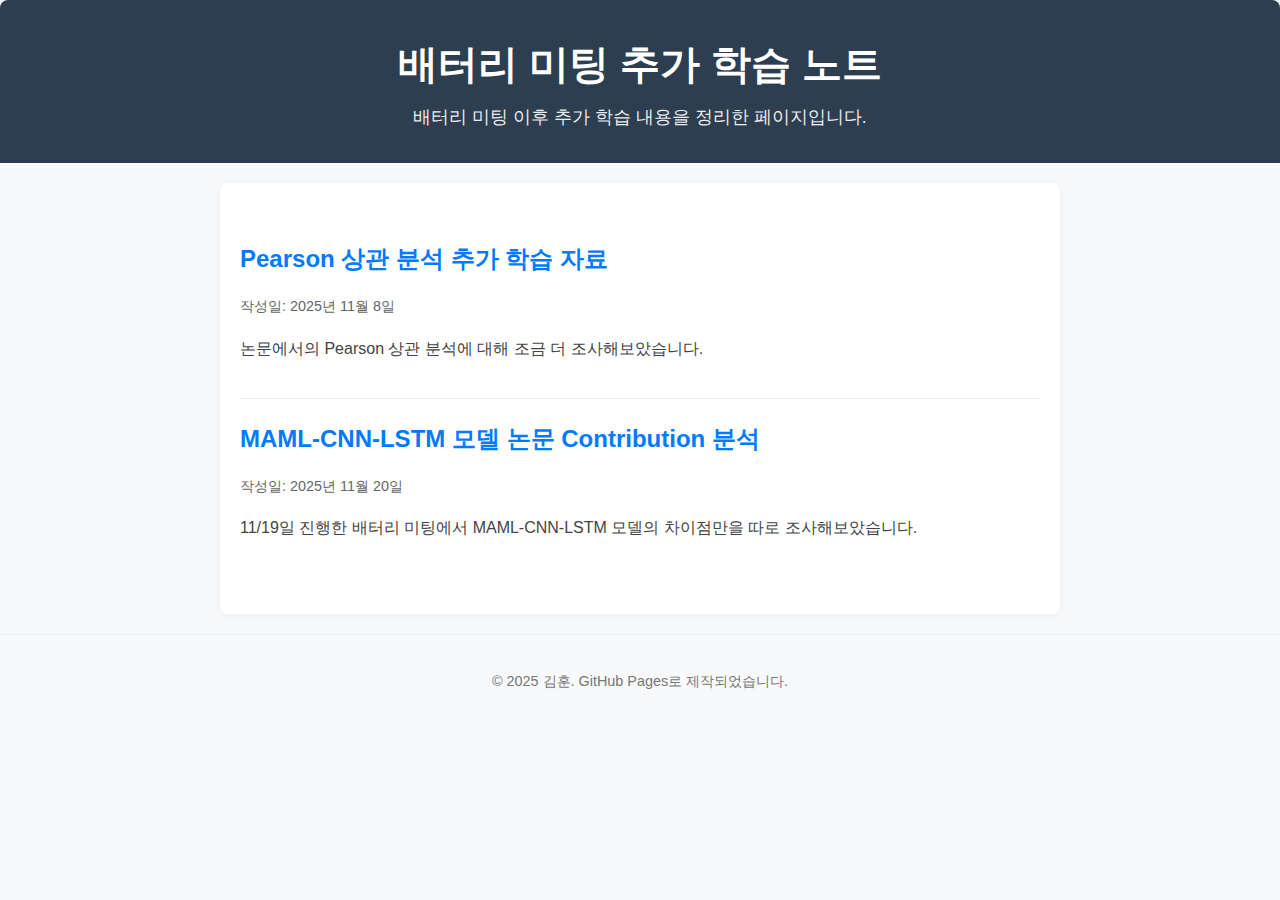
<file: index.html>
<!DOCTYPE html>
<html lang="ko">
<head>
    <meta charset="UTF-8">
    <meta name="viewport" content="width=device-width, initial-scale=1.0">
    <title>[과목명] 심화 학습 노트</title>
    <link rel="stylesheet" href="style.css">
</head>
<body>

    <div class="HEADER">
        <header>
            <h1>배터리 미팅 추가 학습 노트</h1>
            <p>배터리 미팅 이후 추가 학습 내용을 정리한 페이지입니다.</p>
        </header>
    </div>

    <div class="container">
        <main>
            <ul class="post-list" id="post-list">
                <!-- 내부 HTML 코드는, show_list.js에서 작성될 예정. -->
            </ul>
        </main>
    </div>

    <footer>
        <p>&copy; 2025 김훈. GitHub Pages로 제작되었습니다.</p>
    </footer>

    <script type="text/javascript" src="/JS/show_list.js"></script>

</body>
</html>
</file>
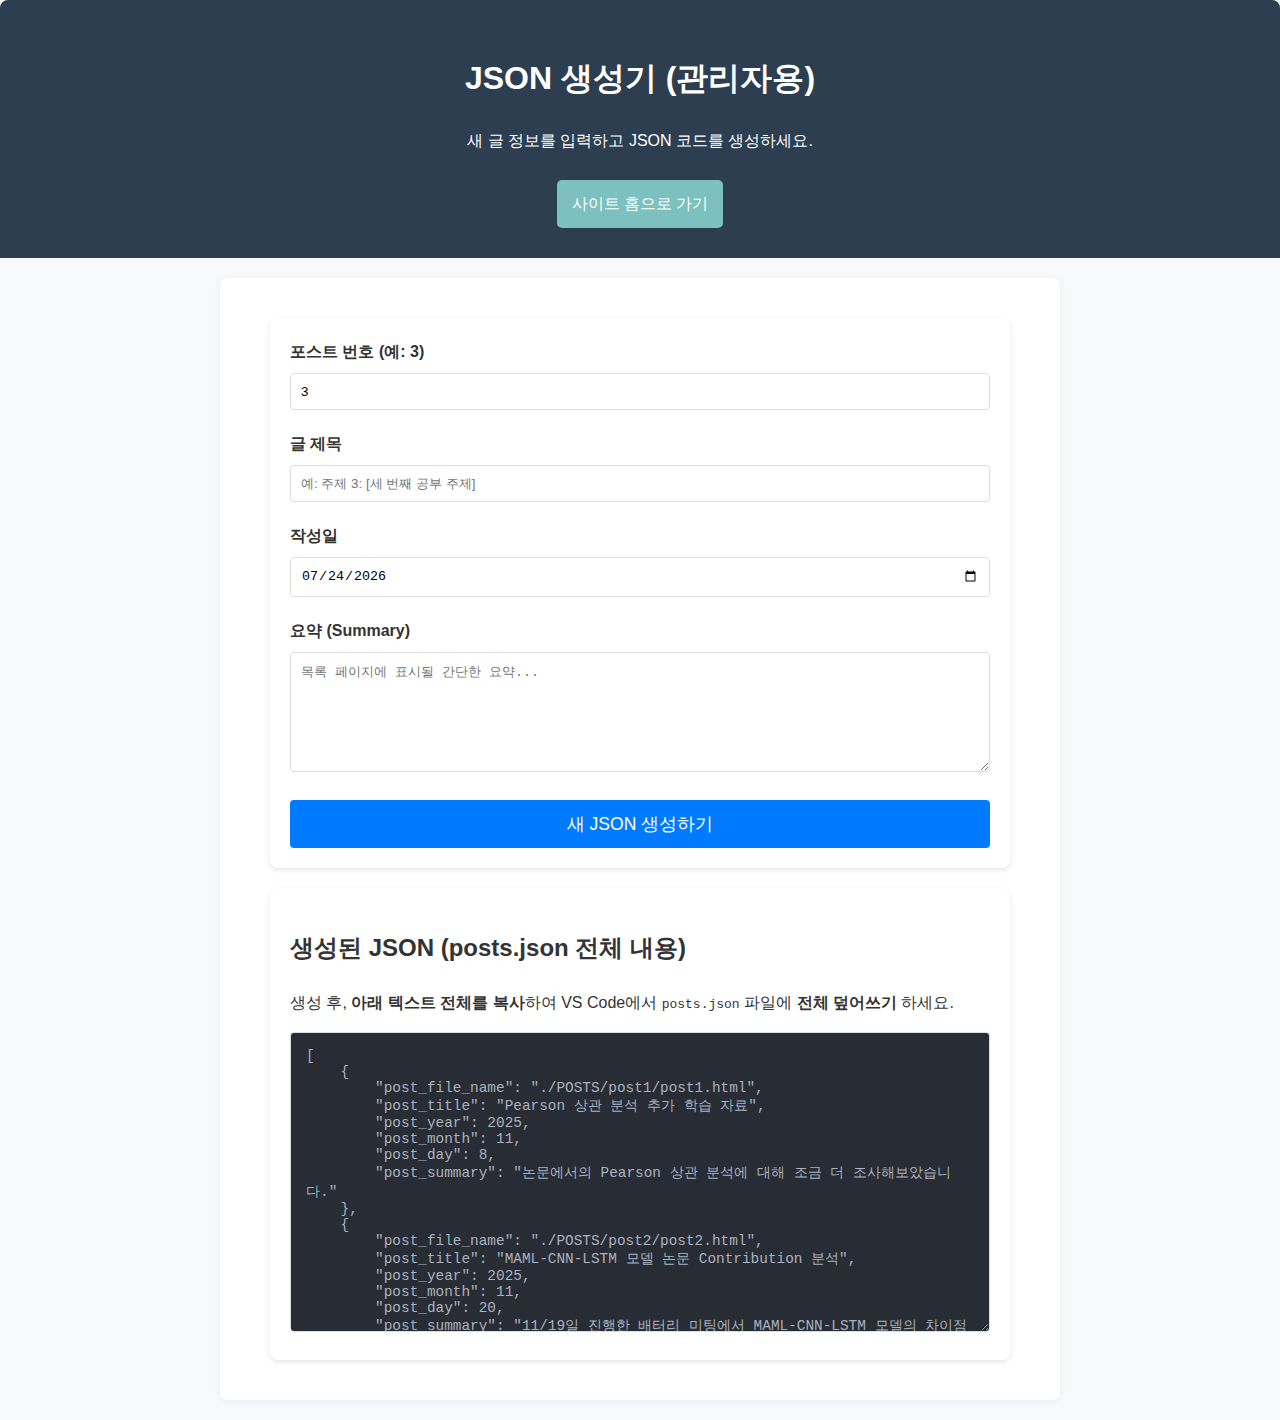
<file: admin.html>
<!DOCTYPE html>
<html lang="ko">
<head>
    <meta charset="UTF-8">
    <meta name="viewport" content="width=device-width, initial-scale=1.0">
    <title>관리자: 새 글 JSON 생성기</title>
    <link rel="stylesheet" href="style.css">
    <style>
        .header_container {
            background-color: #2c3e50; /* 전문적인 느낌의 남색 */
            color: white;
            padding: 30px 20px;
            text-align: center;
            border-radius: 8px 8px 0 0; /* 위쪽 모서리만 둥글게 (컨테이너 안으로 넣을 경우) */
        }

        /* admin 페이지 전용 스타일 */
        .admin-form {
            max-width: 700px;
            margin: 20px auto;
            padding: 20px;
            background: #fff;
            border-radius: 8px;
            box-shadow: 0 2px 5px rgba(0,0,0,0.1);
        }
        .admin-form .form-group {
            margin-bottom: 20px;
        }
        .admin-form label {
            display: block;
            margin-bottom: 8px;
            font-weight: bold;
            color: #333;
        }
        .admin-form input[type="text"],
        .admin-form input[type="number"],
        .admin-form input[type="date"],
        .admin-form textarea {
            width: 100%;
            padding: 10px;
            border: 1px solid #ddd;
            border-radius: 4px;
            box-sizing: border-box; /* 패딩이 너비를 초과하지 않도록 */
        }
        .admin-form textarea {
            min-height: 120px;
            resize: vertical;
        }
        .admin-form .generate-button {
            display: block;
            width: 100%;
            padding: 12px;
            background-color: #007bff;
            color: white;
            border: none;
            border-radius: 4px;
            font-size: 1.1em;
            cursor: pointer;
            transition: background-color 0.3s ease;
        }
        .admin-form .generate-button:hover {
            background-color: #0056b3;
        }

        #output-json {
            width: 100%;
            min-height: 300px;
            background: #282c34; /* 코드 블럭과 유사한 배경 */
            color: #abb2bf;
            border: 1px solid #ddd;
            border-radius: 4px;
            font-family: "Courier New", Courier, monospace;
            font-size: 0.9em;
            padding: 15px;
            box-sizing: border-box;
        }
    </style>
</head>
<body>
    
    <header class="header_container">
        <h1>JSON 생성기 (관리자용)</h1>
        <p>새 글 정보를 입력하고 JSON 코드를 생성하세요.</p>
        <a href="index.html" class="normal_button">사이트 홈으로 가기</a>
    </header>

    <div class="container">
        <section class="admin-form">
            <div class="form-group">
                <label for="post-number">포스트 번호 (예: 3)</label>
                <input type="number" id="post-number" placeholder="자동으로 다음 번호가 채워집니다.">
            </div>
            
            <div class="form-group">
                <label for="post-title">글 제목</label>
                <input type="text" id="post-title" placeholder="예: 주제 3: [세 번째 공부 주제]">
            </div>
            
            <div class="form-group">
                <label for="post-date">작성일</label>
                <input type="date" id="post-date">
            </div>

            <div class="form-group">
                <label for="post-summary">요약 (Summary)</label>
                <textarea id="post-summary" placeholder="목록 페이지에 표시될 간단한 요약..."></textarea>
            </div>
            
            <button type="button" id="generate-button" class="generate-button">
                새 JSON 생성하기
            </button>
        </section>

        <section class="admin-form">
            <h2>생성된 JSON (posts.json 전체 내용)</h2>
            <p>
                생성 후, <strong>아래 텍스트 전체를 복사</strong>하여
                VS Code에서 <code>posts.json</code> 파일에 <strong>전체 덮어쓰기</strong> 하세요.
            </p>
            <textarea id="output-json" readonly>JSON을 불러오는 중...</textarea>
        </section>
    </div>

    <script type="text/javascript" src="JS/admin.js"></script>

</body>
</html>
</file>
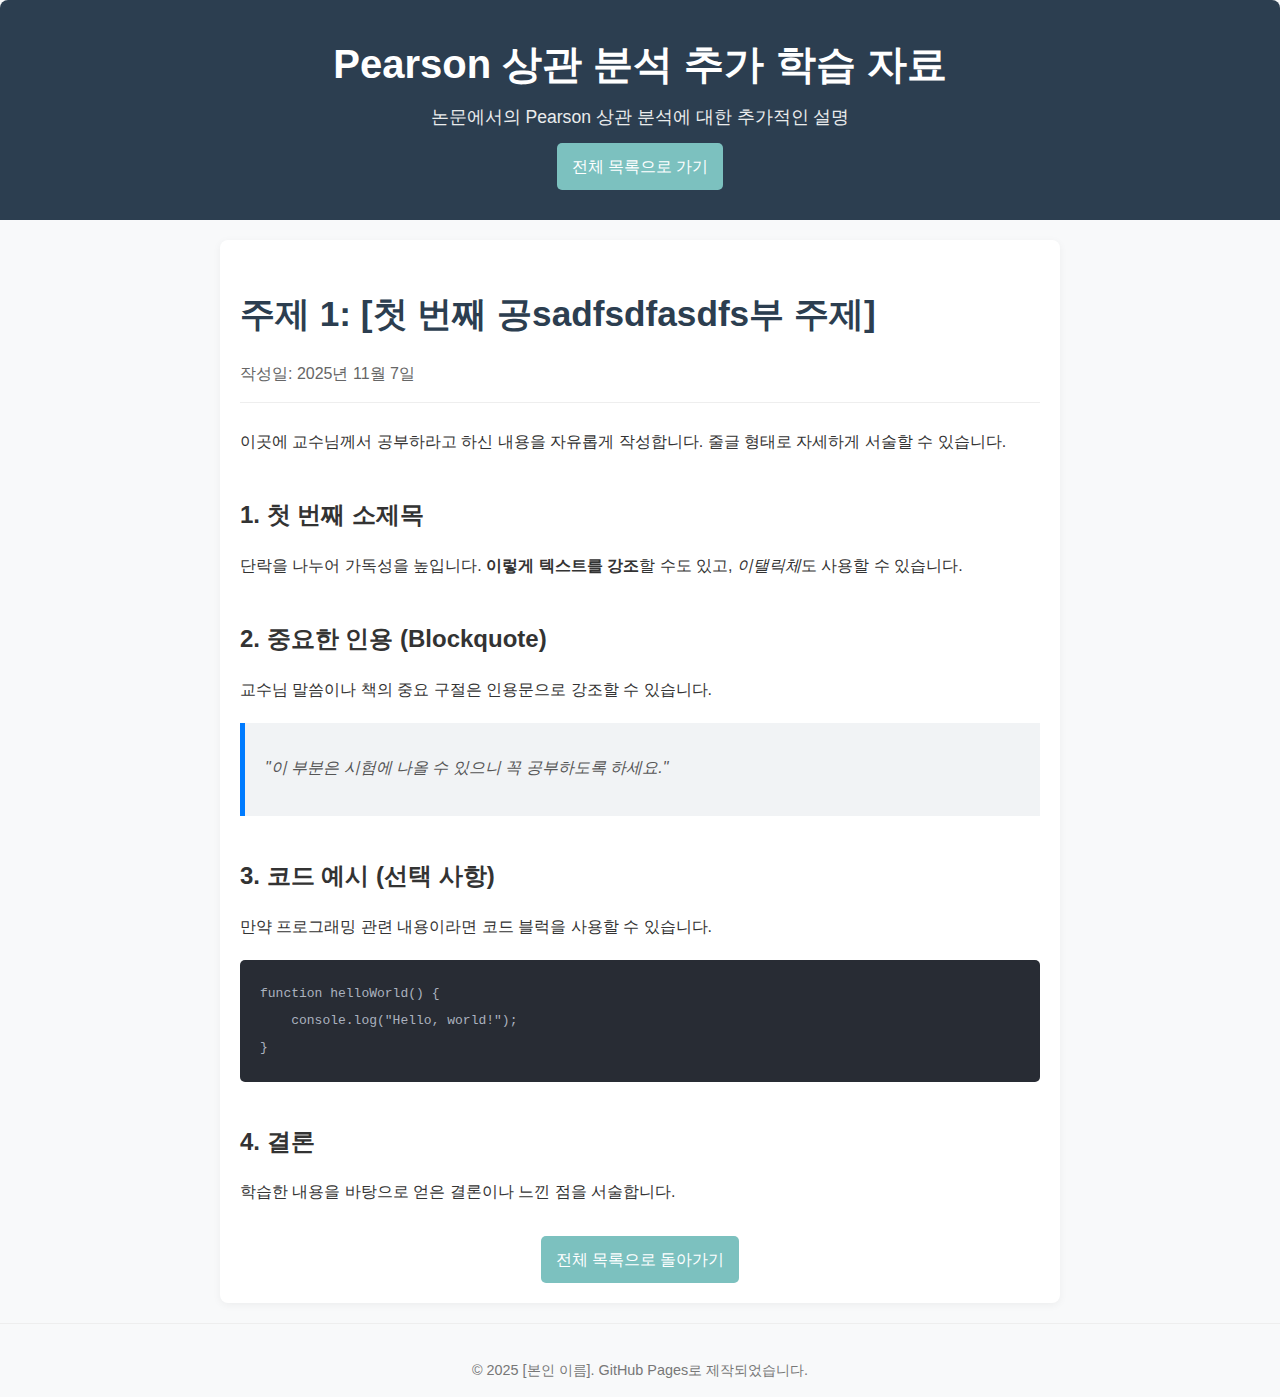
<file: POSTS/structure.html>
<!DOCTYPE html>
<html lang="ko">
<head>
    <meta charset="UTF-8">
    <meta name="viewport" content="width=device-width, initial-scale=1.0">
    <title>주제 1: [첫 번째 공부 주제]</title>
    <link rel="stylesheet" href="../style.css">
</head>
<body>

    <div class="HEADER">
        <header>
            <h1>Pearson 상관 분석 추가 학습 자료</h1>
            <p>논문에서의 Pearson 상관 분석에 대한 추가적인 설명</p>
            <a href="../index.html" class="normal_button">전체 목록으로 가기</a>
        </header>
    </div>

    <div class="container">
        <main>
            <article class="post-content">
                
                <h1>주제 1: [첫 번째 공sadfsdfasdfs부 주제]</h1>
                <p class="post-meta">작성일: 2025년 11월 7일</p>

                <p>
                    이곳에 교수님께서 공부하라고 하신 내용을 자유롭게 작성합니다.
                    줄글 형태로 자세하게 서술할 수 있습니다.
                </p>

                <h2>1. 첫 번째 소제목</h2>
                <p>
                    단락을 나누어 가독성을 높입니다.
                    <strong>이렇게 텍스트를 강조</strong>할 수도 있고, 
                    <em>이탤릭체</em>도 사용할 수 있습니다.
                </p>

                <h2>2. 중요한 인용 (Blockquote)</h2>
                <p>
                    교수님 말씀이나 책의 중요 구절은 인용문으로 강조할 수 있습니다.
                </p>
                <blockquote>
                    <p>"이 부분은 시험에 나올 수 있으니 꼭 공부하도록 하세요."</p>
                </blockquote>

                <h2>3. 코드 예시 (선택 사항)</h2>
                <p>
                    만약 프로그래밍 관련 내용이라면 코드 블럭을 사용할 수 있습니다.
                </p>
                <pre><code>function helloWorld() {
    console.log("Hello, world!");
}</code></pre>

                <h2>4. 결론</h2>
                <p>
                    학습한 내용을 바탕으로 얻은 결론이나 느낀 점을 서술합니다.
                </p>

                <div class="button_container">
                    <a href="#" class="normal_button previous_post" id="previous_post_button">&larr; 이전글</a>
                    <a href="../index.html" class="normal_button">전체 목록으로 돌아가기</a>
                    <a href="./post1.html" class="normal_button next_post" id="next_post_button">&rarr; 다음글</a>
                </div>

            </article>
        </main>
    </div>

    <footer>
        <p>&copy; 2025 [본인 이름]. GitHub Pages로 제작되었습니다.</p>
    </footer>

    <script type="text/javascript" src="../JS/add_button_post_data.js"></script>

</body>
</html>
</file>
<file: style.css>
/* --- 기본 설정 --- */
body {
    font-family: -apple-system, BlinkMacSystemFont, "Segoe UI", Roboto, "Helvetica Neue", Arial, sans-serif;
    line-height: 1.7;
    background-color: #f8f9fa; /* 연한 회색 배경 */
    color: #333;
    margin: 0;
    padding: 0;
}

/* --- 전체 레이아웃을 잡아주는 컨테이너 --- */
.container {
    max-width: 800px;
    margin: 20px auto; /* 페이지 중앙 정렬 */
    padding: 20px;
    background-color: #ffffff; /* 흰색 배경 */
    border-radius: 8px; /* 모서리 둥글게 */
    box-shadow: 0 2px 8px rgba(0, 0, 0, 0.05); /* 부드러운 그림자 */
}

/* --- 헤더 (사이트 제목) --- */
.HEADER {
    background-color: #2c3e50; /* 전문적인 느낌의 남색 */
    color: white;
    padding: 30px 20px;
    text-align: center;
    border-radius: 8px 8px 0 0; /* 위쪽 모서리만 둥글게 (컨테이너 안으로 넣을 경우) */
}

.HEADER h1 {
    margin: 0;
    font-size: 2.5em;
}

.HEADER p {
    margin: 5px 0 0;
    font-size: 1.1em;
    opacity: 0.9;
}

.HEADER button {
    margin : 10px 0 0;
}

/* --- 푸터 (하단 정보) --- */
footer {
    text-align: center;
    margin-top: 20px;
    padding-top: 20px;
    border-top: 1px solid #eee;
    font-size: 0.9em;
    color: #777;
}

/* --- 글 목록 (index.html) --- */
.post-list {
    list-style: none;
    padding: 0;
}

.post-item {
    padding: 20px 0;
    border-bottom: 1px solid #eee;
}

.post-item:last-child {
    border-bottom: none; /* 마지막 항목 밑줄 제거 */
}

.post-item h2 {
    margin: 0 0 10px 0;
}

.post-item h2 a {
    text-decoration: none;
    color: #007bff; /* 링크 색상 (파란색) */
    transition: color 0.3s ease;
}

.post-item h2 a:hover {
    color: #0056b3; /* 마우스 올렸을 때 색상 */
}

.post-meta {
    font-size: 0.9em;
    color: #666;
    margin-bottom: 10px;
}

.post-excerpt {
    font-size: 1em;
    color: #444;
}

/* --- 개별 글 본문 (post1.html) --- */
.post-content h1 {
    font-size: 2.2em;
    color: #2c3e50;
    margin-bottom: 10px;
}

.post-content .post-meta {
    margin-bottom: 25px;
    font-size: 1em;
    border-bottom: 1px solid #eee;
    padding-bottom: 15px;
}

/* --- [추가] 글 본문 내 요소별 간격 조정 (가독성) --- */
.post-content h2,
.post-content h3 {
    margin-top: 40px; /* 제목 상단에 여유 공간 */
    margin-bottom: 15px;
}

.post-content p {
    margin-bottom: 20px; /* 문단 간격 */
}

.post-content hr {
    border: 0;
    border-top: 2px solid #eee; /* 구분선 스타일 */
    margin: 50px 0;
}

.post-content img {
    /* 이미지가 부모(article)의 가로 폭을 넘지 않도록 함 */
    max-width: 100%; 
    
    /* 가로/세로 비율을 자동으로 유지 */
    height: auto; 
    
    /* 이미지를 가운데 정렬 (margin의 auto가 좌우 여백을 자동으로 계산) */
    display: block;
    margin: 25px auto; /* 위아래 여백 25px, 좌우는 자동(가운데) */

    /* (선택사항) 보기 좋게 꾸미기 */
    border-radius: 5px; /* 모서리를 살짝 둥글게 */
    box-shadow: 0 4px 10px rgba(0, 0, 0, 0.08); /* 부드러운 그림자 */
}

.post-content p {
    margin-bottom: 20px;
}

/* 인용문 (블록쿼트) 스타일 */
.post-content blockquote {
    margin: 20px 0;
    padding: 15px 20px;
    background-color: #f1f3f5; /* 연한 배경 */
    border-left: 5px solid #007bff; /* 왼쪽 강조선 */
    color: #555;
    font-style: italic;
}

/* 코드 블럭 스타일 (선택 사항) */
.post-content pre {
    background-color: #282c34; /* 어두운 배경 */
    color: #abb2bf;
    padding: 20px;
    border-radius: 5px;
    overflow-x: auto; /* 코드가 길면 스크롤 */
    font-family: "Courier New", Courier, monospace;
}

/* 표 스타일 */
.post-content table {
    width: 100%;
    border-collapse: collapse; /* 테두리 겹치기 */
    margin-bottom: 25px;
    font-size: 0.95em;
}

.post-content th,
.post-content td {
    border: 1px solid #aea0a0;
    padding: 12px 15px;
    text-align: left;
}

.post-content th {
    background-color: #c5c5c5; /* 테이블 헤더 배경색 */
    font-weight: bold;
}

.post-content tr:nth-child(even) {
    background-color: #fcfcfc; /* 짝수 행 배경색 */
}

.button_container {
    /* 1. 내부의 inline 또는 inline-block 요소들을 가운데 정렬 */
    text-align: center;
    /* 2. 윗 내용과 여백 */
    margin-top: 10px;
}

/* 모든 버튼들에 대한 기본적인 서식 */
.normal_button {
    display: inline-block;
    margin-top: 10px;
    padding: 10px 15px;
    background-color: #7cc1bf; /* 회색 버튼 */
    color: white;
    text-decoration: none;
    border-radius: 5px;
    transition: background-color 0.3s ease;
}

.normal_button:hover {
    background-color: #5a6268;
}

/* 다음 포스트에 대한 클래스 */
.next_post {
    background-color: violet;
}

/* 이전 포스트에 대한 클래스 */
.previous_post { 
    background-color: green;
}

.text_blue {
    color : blue;
}

.text_red { 
    color : red;
}

.text_violet {
    color : violet;
}

.list_explanation {
    margin-left: 20px; /* <ol>의 <li>와 비슷하게 들여쓰기 */
    padding-left: 10px;
    border-left: 3px solid #eee;
    font-size: 0.95em;
}
</file>
